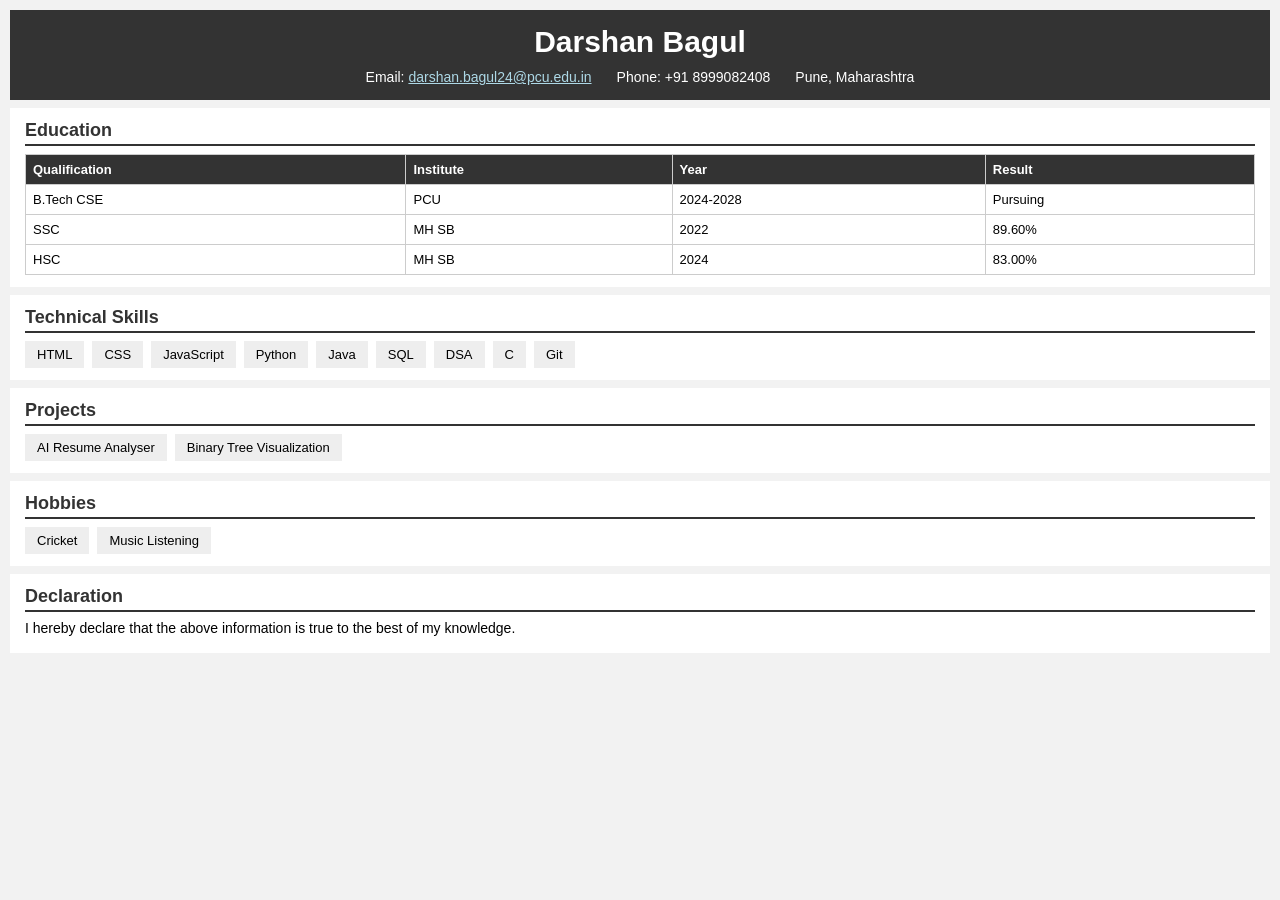
<file: LAB_1 A/index.html>
<!DOCTYPE html>
<html lang="en">

<head>
    <meta charset="UTF-8">
    <meta name="viewport" content="width=device-width, initial-scale=1.0">
    <title>Darshan Bagul - Resume</title>

    <link rel="stylesheet" href="style.css">
</head>

<body>

    <header class="header">
        <h1>Darshan Bagul</h1>

        <div class="contact">
            <p>Email: <a href="mailto:darshan.bagul24@pcu.edu.in">
                    darshan.bagul24@pcu.edu.in
                </a></p>

            <p>Phone: +91 8999082408</p>

            <p>Pune, Maharashtra</p>
        </div>
    </header>
    <section>
        <h2>Education</h2>

        <table>
            <tr>
                <th>Qualification</th>
                <th>Institute</th>
                <th>Year</th>
                <th>Result</th>
            </tr>

            <tr>
                <td>B.Tech CSE</td>
                <td>PCU</td>
                <td>2024-2028</td>
                <td>Pursuing</td>
            </tr>

            <tr>
                <td>SSC</td>
                <td>MH SB</td>
                <td>2022</td>
                <td>89.60%</td>
            </tr>

            <tr>
                <td>HSC</td>
                <td>MH SB</td>
                <td>2024</td>
                <td>83.00%</td>
            </tr>
        </table>
    </section>

    <section>
        <h2>Technical Skills</h2>

        <ul>
            <li>HTML</li>
            <li>CSS</li>
            <li>JavaScript</li>
            <li>Python</li>
            <li>Java</li>
            <li>SQL</li>
            <li>DSA</li>
            <li>C</li>
            <li>Git</li>
        </ul>
    </section>

    <section>
        <h2>Projects</h2>

        <ul>
            <li>AI Resume Analyser</li>
            <li>Binary Tree Visualization</li>
        </ul>
    </section>

    <section>
        <h2>Hobbies</h2>

        <ul>
            <li>Cricket</li>
            <li>Music Listening</li>
        </ul>
    </section>

    <section>
        <h2>Declaration</h2>

        <p>
            I hereby declare that the above information is true to the best
            of my knowledge.
        </p>
    </section>

</body>

</html>
</file>
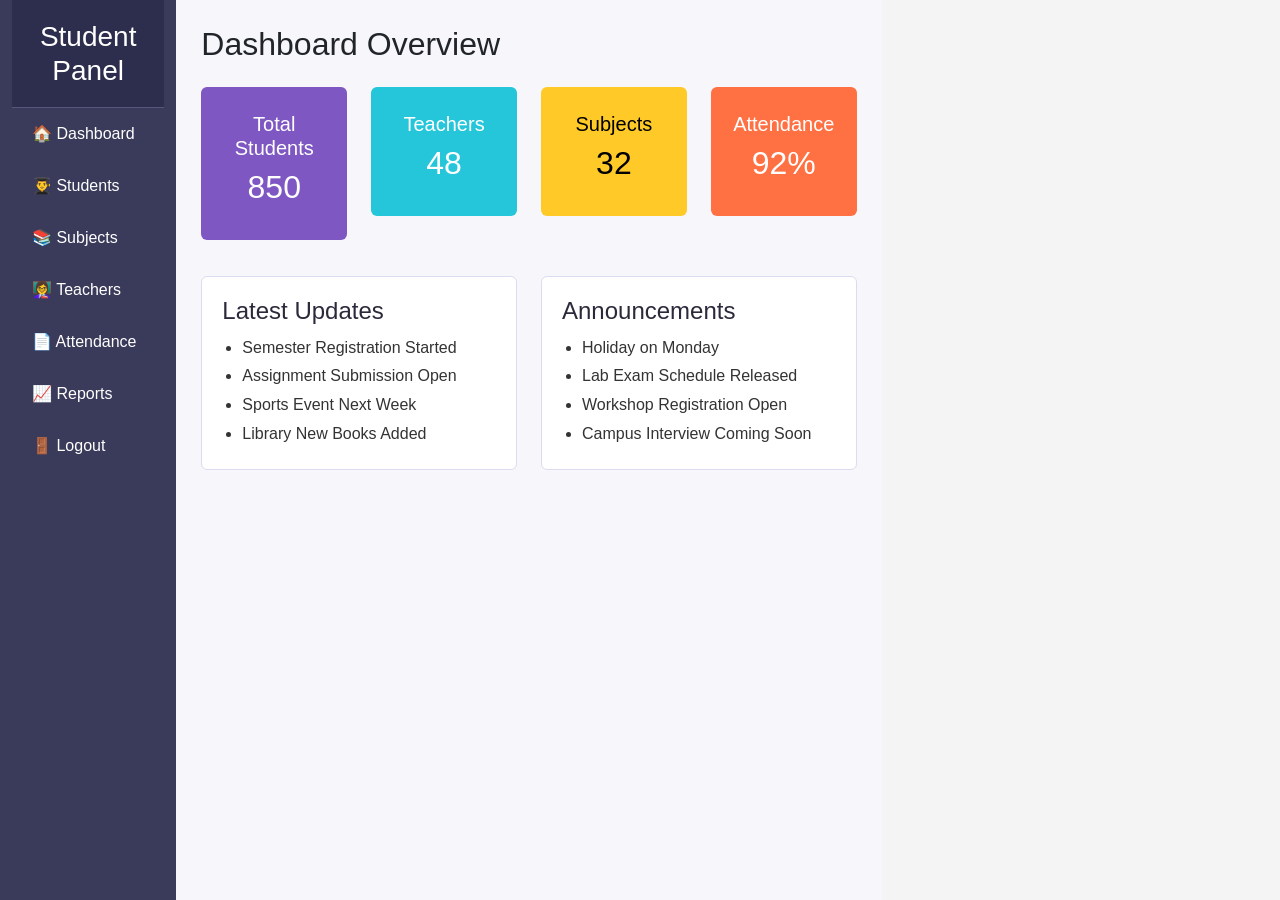
<file: LAB_1 B/index.html>
<!DOCTYPE html>
<html lang="en">
<head>
<meta charset="UTF-8">
<meta name="viewport" content="width=device-width, initial-scale=1.0">
<title>Student Dashboard</title>

<!-- Bootstrap 5 CDN -->
<link href="https://cdn.jsdelivr.net/npm/bootstrap@5.3.3/dist/css/bootstrap.min.css" rel="stylesheet">

<!-- Custom CSS -->
<link href="style.css" rel="stylesheet">

</head>
<body>

<div class="container-fluid">

<div class="row">

<!-- Sidebar -->

<div class="col-md-2 sidebar">

<h3>Student Panel</h3>

<a href="#">🏠 Dashboard</a>
<a href="#">👨‍🎓 Students</a>
<a href="#">📚 Subjects</a>
<a href="#">👩‍🏫 Teachers</a>
<a href="#">📄 Attendance</a>
<a href="#">📈 Reports</a>
<a href="#">🚪 Logout</a>

</div>

<!-- Main -->

<div class="col-md-10 main">

<h2>Dashboard Overview</h2>

<div class="row mt-4">

<div class="col-md-3 mb-3">
<div class="card box1">
<div class="card-body text-center">
<h5>Total Students</h5>
<h2>850</h2>
</div>
</div>
</div>

<div class="col-md-3 mb-3">
<div class="card box2">
<div class="card-body text-center">
<h5>Teachers</h5>
<h2>48</h2>
</div>
</div>
</div>

<div class="col-md-3 mb-3">
<div class="card box3">
<div class="card-body text-center">
<h5>Subjects</h5>
<h2>32</h2>
</div>
</div>
</div>

<div class="col-md-3 mb-3">
<div class="card box4">
<div class="card-body text-center">
<h5>Attendance</h5>
<h2>92%</h2>
</div>
</div>
</div>

</div>

<div class="row">

<div class="col-md-6">

<div class="info-box">

<h4>Latest Updates</h4>

<ul>
<li>Semester Registration Started</li>
<li>Assignment Submission Open</li>
<li>Sports Event Next Week</li>
<li>Library New Books Added</li>

</ul>

</div>

</div>

<div class="col-md-6">

<div class="info-box">

<h4>Announcements</h4>

<ul>
<li>Holiday on Monday</li>
<li>Lab Exam Schedule Released</li>
<li>Workshop Registration Open</li>
<li>Campus Interview Coming Soon</li>

</ul>

</div>

</div>

</div>

</div>

</div>

</div>

</body>

</html>
</file>
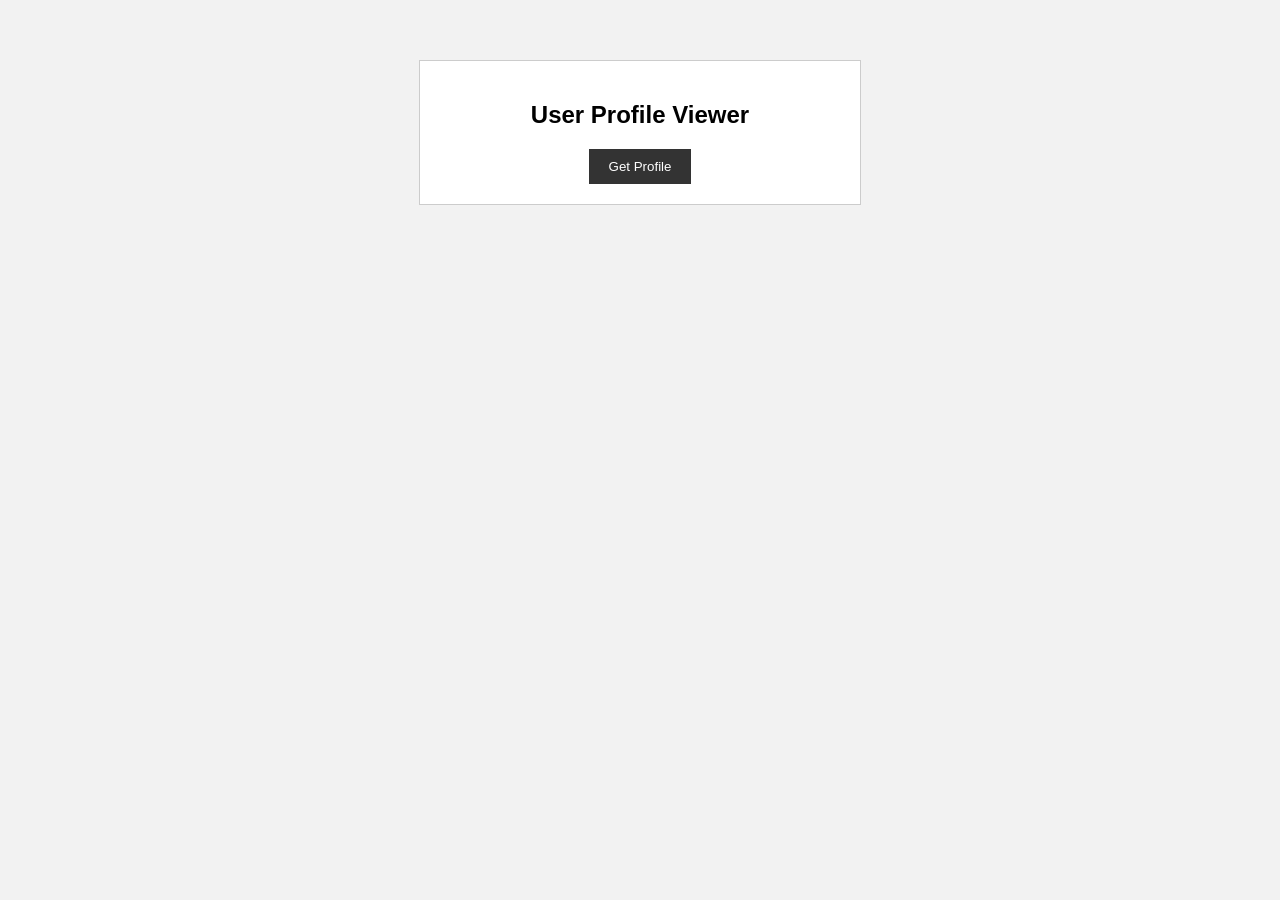
<file: LAB_1 C/index.html>
<!DOCTYPE html>
<html>
<head>
    <title>User Profile Viewer</title>
    <link rel="stylesheet" href="style.css">
</head>
<body>

<div class="card">
    <h2>User Profile Viewer</h2>
    <button onclick="getUserData()">Get Profile</button>
    <div id="output"></div>
</div>

<script src="script.js"></script>
</body>
</html>
</file>
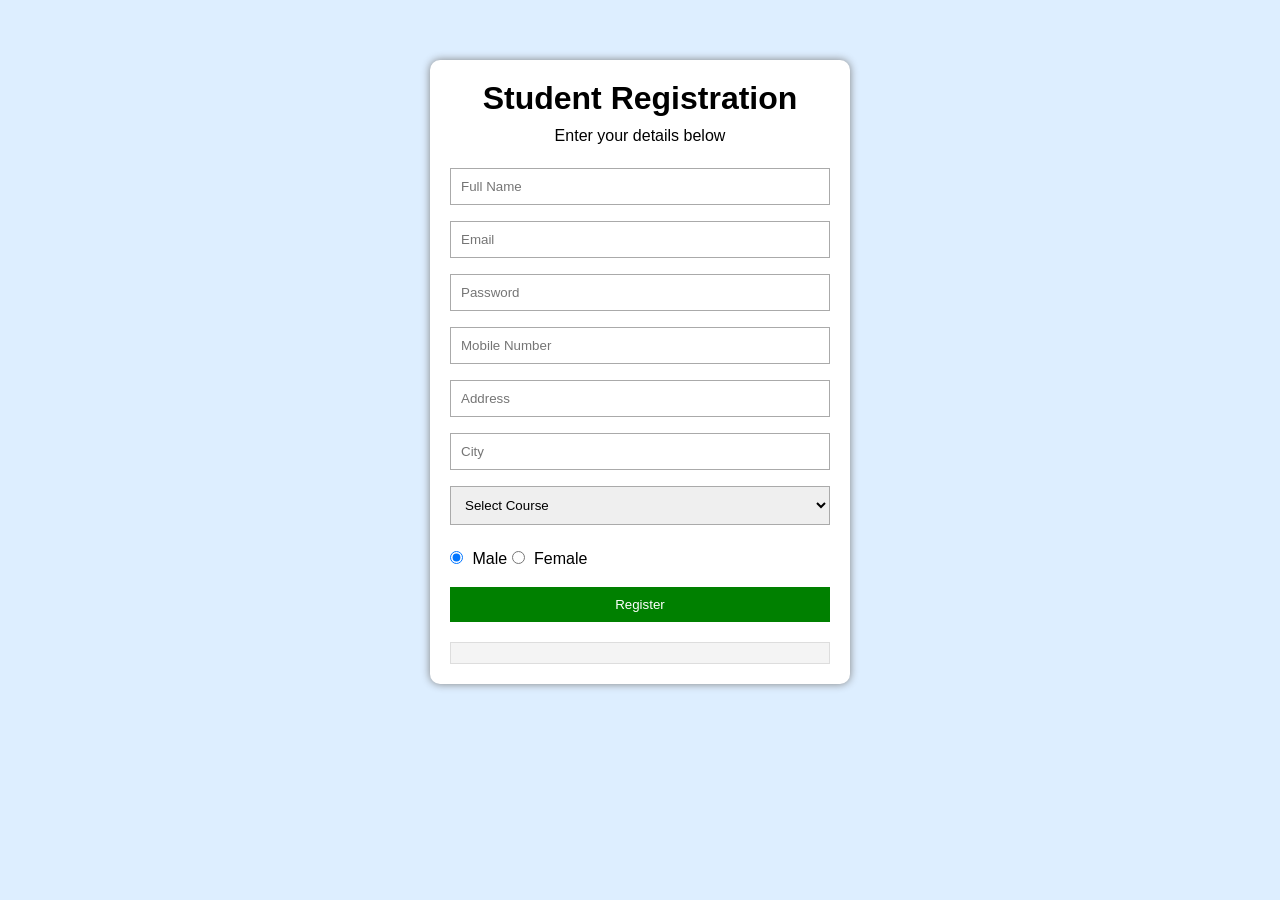
<file: LAB_1 D/index.html>
<!DOCTYPE html>
<html lang="en">

<head>
    <title>Student Registration Form</title>
    <link rel="stylesheet" href="style.css">
</head>

<body>
    <div class="container">
        <h1>Student Registration</h1>
        <p>Enter your details below</p>

        <form id="regForm" class="student-form" novalidate>
            <input type="text" id="name" placeholder="Full Name" required>

            <input type="email" id="email" placeholder="Email" required>

            <input type="password" id="password" placeholder="Password" required>

            <input type="text" id="mobile" placeholder="Mobile Number" required>

            <input type="text" id="address" placeholder="Address" required>

            <input type="text" id="city" placeholder="City" required>

            <select id="course" required>
                <option value="">Select Course</option>
                <option>B.Tech CSE</option>
                <option>B.Tech AI</option>
                <option>BCA</option>
                <option>MCA</option>
            </select>

            <div class="gender">
                <label><input type="radio" name="gender" value="Male" checked> Male</label>
                <label><input type="radio" name="gender" value="Female"> Female</label>
            </div>

            <button type="submit">Register</button>
        </form>

        <div id="output"></div>
    </div>

    <script src="script.js"></script>
</body>

</html>
</file>
<file: LAB_1 A/style.css>
* {
    box-sizing: border-box;
}

body {
    font-family: Arial, sans-serif;
    background-color: #f2f2f2;
    margin: 0;
    padding: 10px;
}

/* Header */

.header {
    background-color: #333;
    color: white;
    text-align: center;
    padding: 15px;
}

.header h1 {
    margin: 0 0 10px 0;
    font-size: 30px;
}

.contact {
    display: flex;
    justify-content: center;
    align-items: center;
    gap: 25px;
}

.contact p {
    margin: 0;
    font-size: 14px;
}

.contact a {
    color: lightblue;
}


/* Sections */

section {
    background-color: white;
    padding: 12px 15px;
    margin: 8px 0;
}

h2 {
    font-size: 18px;
    color: #333;
    margin: 0 0 8px 0;
    border-bottom: 2px solid #333;
    padding-bottom: 3px;
}

section p {
    font-size: 14px;
    margin: 5px 0;
}


/* Education */

table {
    width: 100%;
    border-collapse: collapse;
}

th,
td {
    border: 1px solid #ccc;
    padding: 7px;
    text-align: left;
    font-size: 13px;
}

th {
    background-color: #333;
    color: white;
}


/* Skills, Projects and Hobbies */

ul {
    display: flex;
    flex-wrap: wrap;
    gap: 8px;
    padding: 0;
    margin: 0;
}

li {
    list-style: none;
    background-color: #eee;
    padding: 6px 12px;
    font-size: 13px;
}


/* Mobile */

@media (max-width: 600px) {

    .contact {
        flex-direction: column;
        gap: 5px;
    }

    .header h1 {
        font-size: 25px;
    }

    section {
        padding: 10px;
    }

    th,
    td {
        padding: 5px;
        font-size: 11px;
    }
}
</file>
<file: LAB_1 B/style.css>
body {
    margin: 0;
    font-family: Arial, sans-serif;
    background: #f4f4f4;
}

.container-fluid {
    display: flex;
    width: 100%;
}

.sidebar {
    width: 20%;
    min-height: 100vh;
    background: #3a3a5a;
    color: white;
    display: flex;
    flex-direction: column;
}

.sidebar h3 {
    margin: 0;
    padding: 20px;
    text-align: center;
    background: #2d2d4d;
    border-bottom: 1px solid #57577d;
    flex-shrink: 0;
    order: -1;
}

.sidebar a {
    display: block;
    color: white;
    text-decoration: none;
    padding: 14px 20px;
    background: #3a3a5a;
}

.main {
    width: 80%;
    padding: 25px;
    background: #f7f7fb;
}

.card {
    border: none;
    border-radius: 6px;
    box-shadow: none;
}

.card-body {
    text-align: center;
    padding: 25px 15px;
}

.box1 { background: #7e57c2; color: white; }
.box2 { background: #26c6da; color: white; }
.box3 { background: #ffca28; color: black; }
.box4 { background: #ff7043; color: white; }

.info-box {
    background: white;
    padding: 20px;
    border-radius: 6px;
    margin-top: 20px;
    border: 1px solid #dcdcf0;
}

.info-box h4 {
    margin-top: 0;
    color: #2a2a3b;
}

.info-box ul {
    margin: 0;
    padding-left: 20px;
    line-height: 1.8;
    color: #333;
}
</file>
<file: LAB_1 C/style.css>
body {
    font-family: Arial, sans-serif;
    background: #f2f2f2;
    text-align: center;
    margin: 0;
    padding: 20px;
}

.card {
    width: 400px;
    margin: 40px auto;
    padding: 20px;
    background: #ffffff;
    border: 1px solid #ccc;
}

button {
    padding: 10px 20px;
    background: #333;
    color: #fff;
    border: none;
    cursor: pointer;
}

button:hover {
    background: #000;
}

#output {
    margin-top: 20px;
    text-align: left;
    background: #f9f9f9;
    padding: 10px;
    border: 1px solid #ddd;
    display: none;
}
</file>
<file: LAB_1 D/style.css>
body {
    background: #ddeeff;
    font-family: Arial, sans-serif;
    margin: 0;
    padding: 30px;
}

.container {
    width: 380px;
    margin: 30px auto;
    background: white;
    padding: 20px;
    border-radius: 10px;
    box-shadow: 0 0 8px gray;
}

h1 {
    text-align: center;
    margin-top: 0;
    margin-bottom: 10px;
}

p {
    text-align: center;
    margin-top: 0;
    margin-bottom: 15px;
}

.student-form {
    display: flex;
    flex-direction: column;
}

input,
select {
    width: 100%;
    padding: 10px;
    margin: 8px 0;
    box-sizing: border-box;
    border: 1px solid #aaa;
}

.gender {
    margin: 10px 0;
}

.gender input {
    width: auto;
    margin-right: 5px;
}

button {
    width: 100%;
    padding: 10px;
    background: green;
    color: white;
    border: none;
    cursor: pointer;
    margin-top: 5px;
}

button:hover {
    background: darkgreen;
}

#output {
    margin-top: 20px;
    background: #f4f4f4;
    padding: 10px;
    border: 1px solid #ddd;
}

#output h3 {
    margin-top: 0;
}

@media (max-width: 500px) {
    .container {
        width: 90%;
    }
}
</file>
